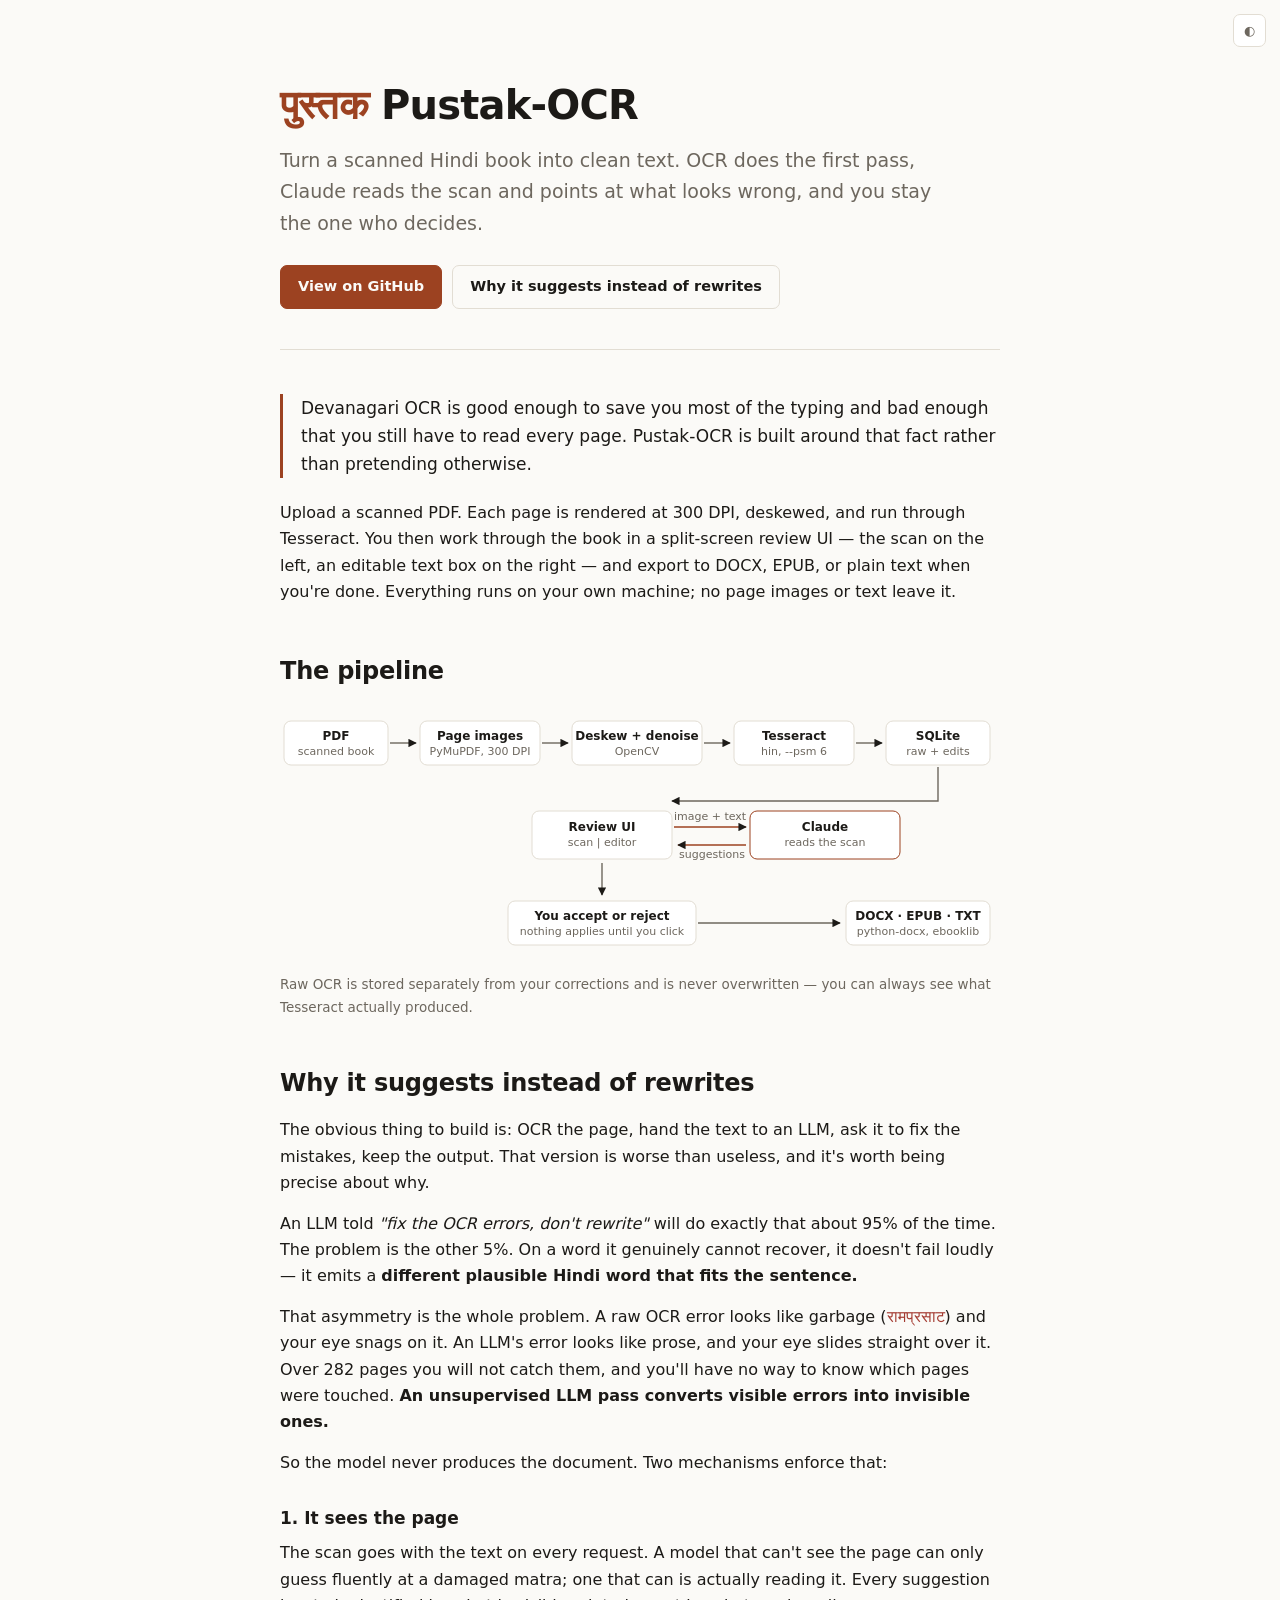
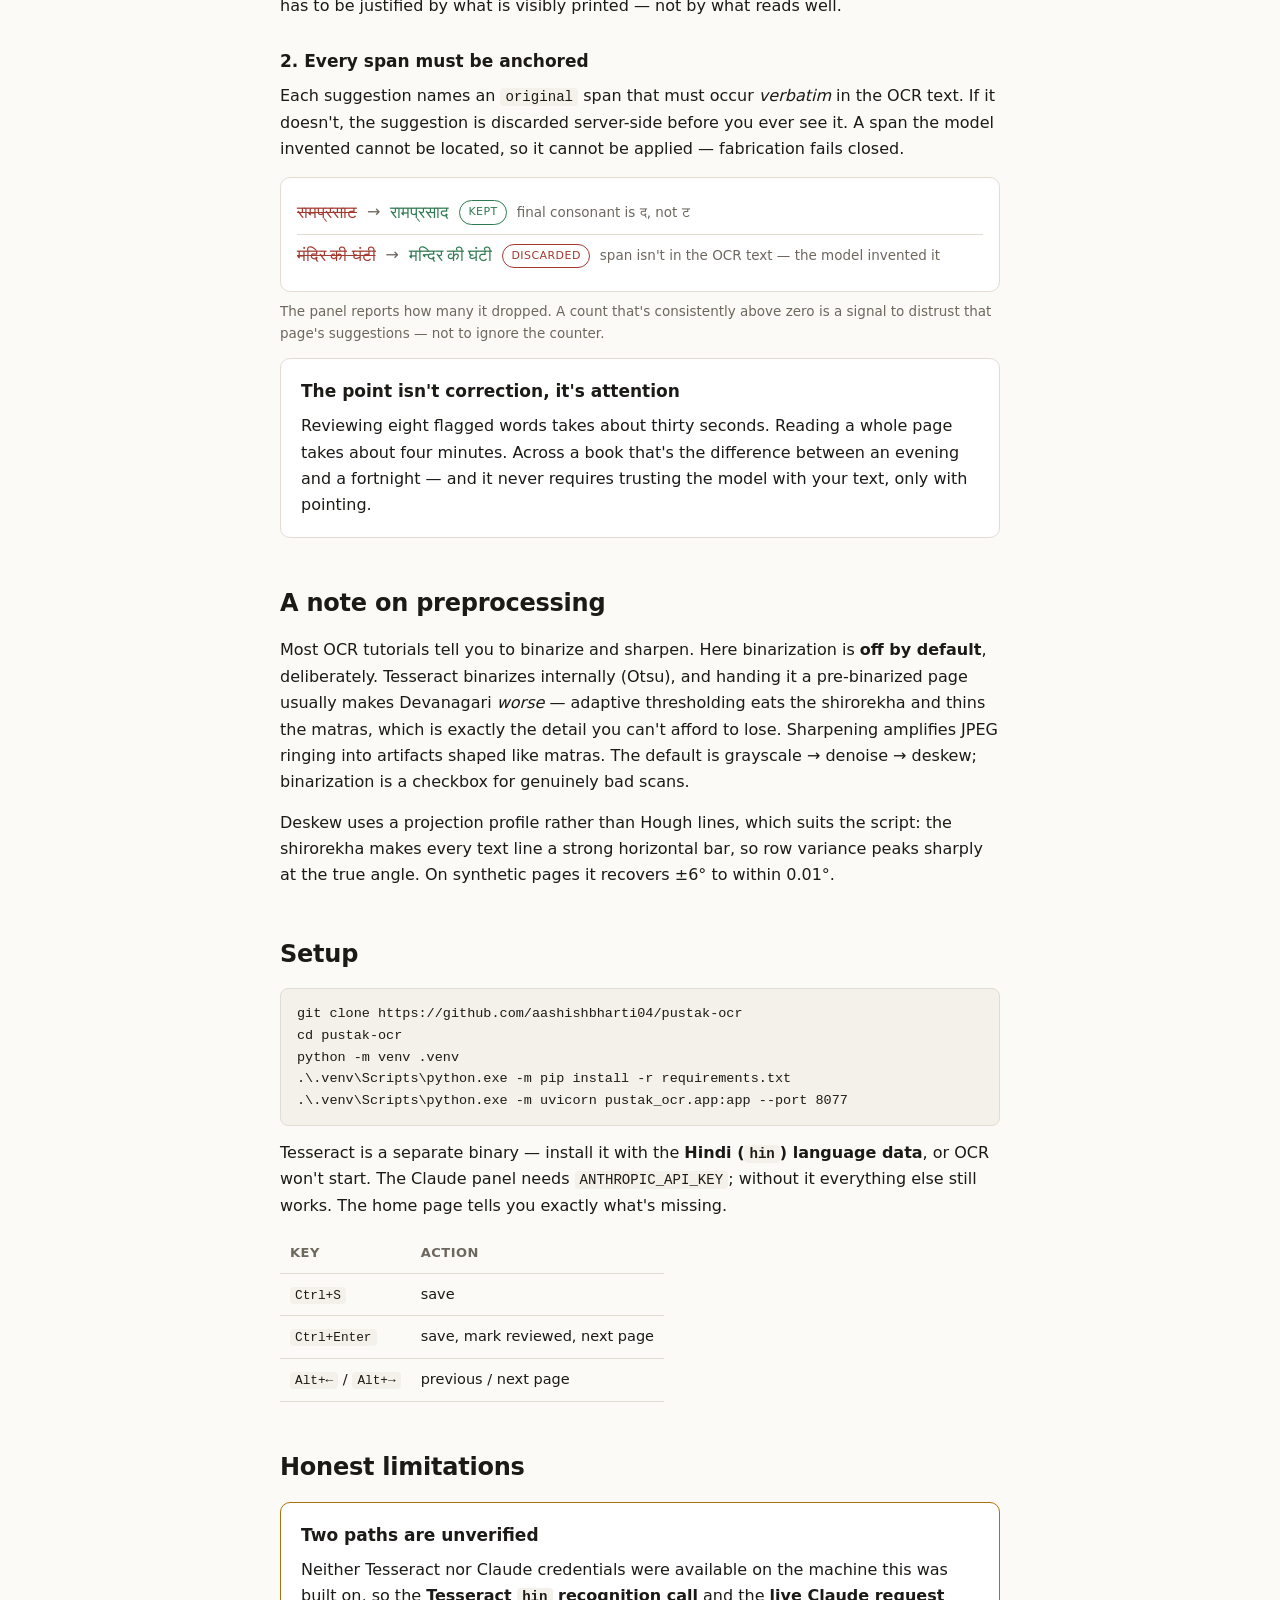
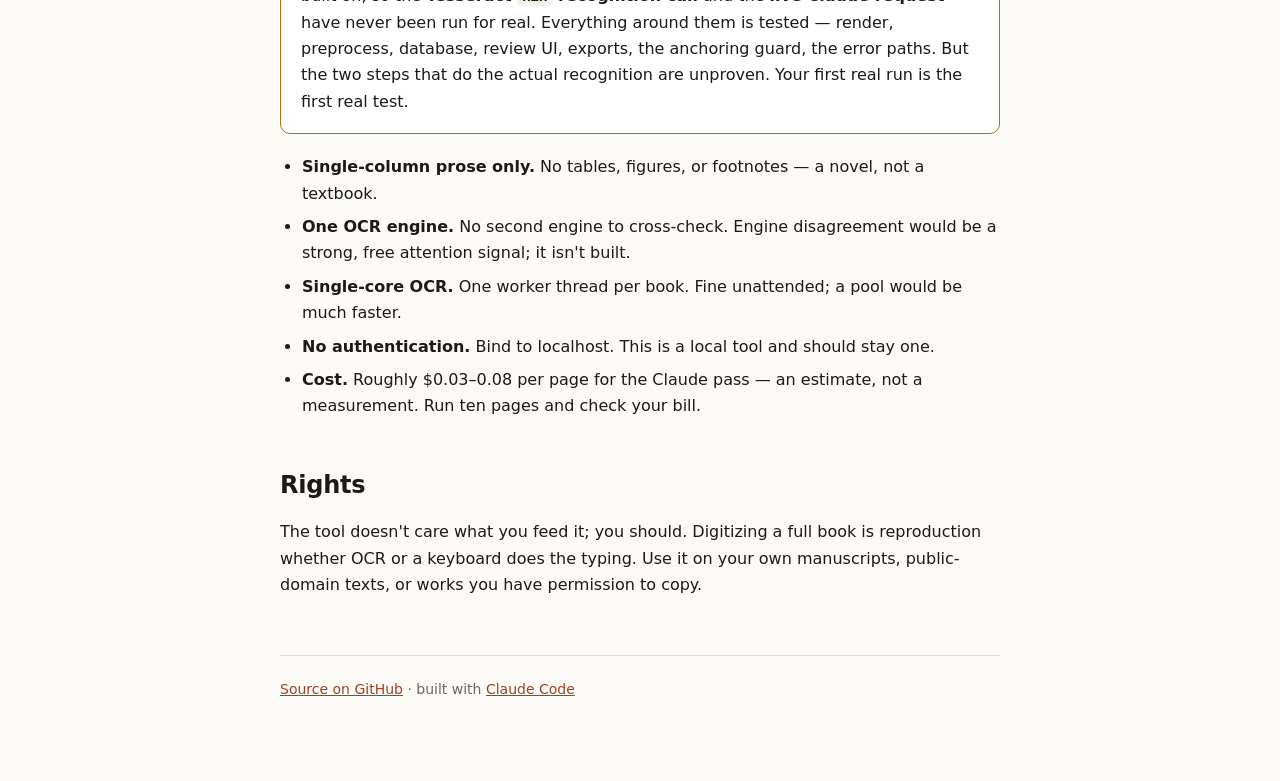
<file: docs/index.html>
<!doctype html>
<html lang="en">
<head>
<meta charset="utf-8">
<meta name="viewport" content="width=device-width, initial-scale=1">
<title>Pustak-OCR — Devanagari book OCR with human-gated AI suggestions</title>
<meta name="description" content="Local tool for turning scanned Hindi books into clean text. Correct OCR side-by-side with the page image; Claude reads the scan and suggests span-anchored fixes you accept or reject.">
<style>
  :root {
    --bg: #fbfaf7; --panel: #fff; --line: #e2ddd3; --text: #1c1a17;
    --muted: #6d675e; --accent: #9c4221; --ok: #2f7a52; --warn: #a8730f; --err: #a33a30;
    --code-bg: #f4f1ea;
  }
  @media (prefers-color-scheme: dark) {
    :root {
      --bg: #14161a; --panel: #1b1e24; --line: #2c313b; --text: #e6e8ec;
      --muted: #969ca8; --accent: #e0834f; --ok: #62b884; --warn: #e0a33a; --err: #e06c6c;
      --code-bg: #12141a;
    }
  }
  :root[data-theme="dark"] {
    --bg: #14161a; --panel: #1b1e24; --line: #2c313b; --text: #e6e8ec;
    --muted: #969ca8; --accent: #e0834f; --ok: #62b884; --warn: #e0a33a; --err: #e06c6c;
    --code-bg: #12141a;
  }
  :root[data-theme="light"] {
    --bg: #fbfaf7; --panel: #fff; --line: #e2ddd3; --text: #1c1a17;
    --muted: #6d675e; --accent: #9c4221; --ok: #2f7a52; --warn: #a8730f; --err: #a33a30;
    --code-bg: #f4f1ea;
  }

  * { box-sizing: border-box; }
  body {
    margin: 0; background: var(--bg); color: var(--text);
    font: 16px/1.65 -apple-system, "Segoe UI", system-ui, sans-serif;
    -webkit-font-smoothing: antialiased;
  }
  .wrap { max-width: 760px; margin: 0 auto; padding: 0 20px 80px; }
  a { color: var(--accent); }
  code, pre { font-family: ui-monospace, "Cascadia Code", Consolas, monospace; }
  code { background: var(--code-bg); padding: 1px 5px; border-radius: 4px; font-size: .88em; }
  pre {
    background: var(--code-bg); border: 1px solid var(--line); border-radius: 8px;
    padding: 14px 16px; overflow-x: auto; font-size: 13.5px; line-height: 1.6;
  }
  pre code { background: none; padding: 0; font-size: inherit; }
  .dev { font-family: "Nirmala UI", "Noto Sans Devanagari", serif; }

  header { padding: 72px 0 40px; border-bottom: 1px solid var(--line); margin-bottom: 44px; }
  h1 { font-size: 40px; margin: 0 0 6px; letter-spacing: -.02em; }
  h1 .dev { color: var(--accent); }
  .tagline { font-size: 19px; color: var(--muted); margin: 0 0 26px; max-width: 56ch; }
  .cta { display: flex; gap: 10px; flex-wrap: wrap; }
  .btn {
    display: inline-block; padding: 9px 17px; border-radius: 7px; text-decoration: none;
    font-weight: 600; font-size: 14.5px; background: var(--accent); color: var(--bg);
    border: 1px solid var(--accent);
  }
  .btn.ghost { background: transparent; color: var(--text); border-color: var(--line); }

  h2 { font-size: 24px; margin: 46px 0 14px; letter-spacing: -.01em; }
  h3 { font-size: 17px; margin: 28px 0 8px; }
  p { margin: 0 0 14px; }
  ul { padding-left: 22px; margin: 0 0 14px; }
  li { margin-bottom: 7px; }
  .muted { color: var(--muted); }

  .lede {
    font-size: 17px; border-left: 3px solid var(--accent);
    padding-left: 18px; margin: 0 0 22px; color: var(--text);
  }

  figure { margin: 0 0 20px; }
  figure svg { display: block; width: 100%; height: auto; }
  figcaption { font-size: 13.5px; color: var(--muted); margin-top: 8px; }

  .callout {
    background: var(--panel); border: 1px solid var(--line);
    border-radius: 10px; padding: 18px 20px; margin: 0 0 20px;
  }
  .callout.warn { border-color: var(--warn); }
  .callout h3 { margin-top: 0; }

  table { width: 100%; border-collapse: collapse; margin: 0 0 18px; font-size: 14.5px; display: block; overflow-x: auto; }
  th, td { text-align: left; padding: 9px 10px; border-bottom: 1px solid var(--line); vertical-align: top; }
  th { color: var(--muted); font-weight: 600; font-size: 13px; text-transform: uppercase; letter-spacing: .04em; }

  .sugg-demo {
    background: var(--panel); border: 1px solid var(--line); border-radius: 10px;
    padding: 14px 16px; margin: 0 0 8px;
  }
  .sugg-row { display: flex; align-items: center; gap: 10px; flex-wrap: wrap; padding: 7px 0; }
  .sugg-row + .sugg-row { border-top: 1px solid var(--line); }
  .was { color: var(--err); text-decoration: line-through; font-size: 17px; }
  .now { color: var(--ok); font-size: 17px; }
  .arrow { color: var(--muted); }
  .pill {
    font-size: 11px; padding: 2px 8px; border-radius: 20px; border: 1px solid var(--line);
    color: var(--muted); text-transform: uppercase; letter-spacing: .04em;
  }
  .pill.high { border-color: var(--ok); color: var(--ok); }
  .pill.killed { border-color: var(--err); color: var(--err); }
  .reason { font-size: 13.5px; color: var(--muted); }

  footer {
    margin-top: 56px; padding-top: 22px; border-top: 1px solid var(--line);
    font-size: 14px; color: var(--muted);
  }
  .theme-toggle {
    position: fixed; top: 14px; right: 14px; background: var(--panel);
    border: 1px solid var(--line); color: var(--muted); border-radius: 7px;
    padding: 5px 10px; font: inherit; font-size: 13px; cursor: pointer;
  }
  @media (max-width: 600px) {
    h1 { font-size: 31px; } .tagline { font-size: 17px; } header { padding-top: 48px; }
  }
</style>
</head>
<body>
<button class="theme-toggle" id="theme">◐</button>

<div class="wrap">
<header>
  <h1><span class="dev">पुस्तक</span> Pustak-OCR</h1>
  <p class="tagline">
    Turn a scanned Hindi book into clean text. OCR does the first pass, Claude reads the
    scan and points at what looks wrong, and you stay the one who decides.
  </p>
  <div class="cta">
    <a class="btn" href="https://github.com/aashishbharti04/pustak-ocr">View on GitHub</a>
    <a class="btn ghost" href="#design">Why it suggests instead of rewrites</a>
  </div>
</header>

<p class="lede">
  Devanagari OCR is good enough to save you most of the typing and bad enough that you
  still have to read every page. Pustak-OCR is built around that fact rather than
  pretending otherwise.
</p>

<p>
  Upload a scanned PDF. Each page is rendered at 300 DPI, deskewed, and run through
  Tesseract. You then work through the book in a split-screen review UI — the scan on the
  left, an editable text box on the right — and export to DOCX, EPUB, or plain text when
  you're done. Everything runs on your own machine; no page images or text leave it.
</p>

<h2>The pipeline</h2>

<figure>
<svg viewBox="0 0 720 260" xmlns="http://www.w3.org/2000/svg" role="img"
     aria-label="Pipeline: PDF renders to page images, which are deskewed and denoised, then OCR'd by Tesseract into SQLite. The review UI reads from SQLite and sends the page image plus OCR text to Claude, which returns span suggestions the human accepts or rejects. Export produces DOCX, EPUB, or TXT.">
  <defs>
    <marker id="a" viewBox="0 0 10 10" refX="9" refY="5" markerWidth="6" markerHeight="6" orient="auto">
      <path d="M0 0 L10 5 L0 10 z" fill="currentColor"/>
    </marker>
    <style>
      .bx { fill: var(--panel); stroke: var(--line); }
      .ln { stroke: var(--muted); stroke-width: 1.4; fill: none; marker-end: url(#a); color: var(--muted); }
      .tx { fill: var(--text); font: 600 12px system-ui, sans-serif; }
      .sb { fill: var(--muted); font: 11px system-ui, sans-serif; }
      .ac { stroke: var(--accent); color: var(--accent); }
      .acbx { fill: var(--panel); stroke: var(--accent); }
    </style>
  </defs>

  <rect class="bx" x="4"   y="16" width="104" height="44" rx="7"/>
  <text class="tx" x="56"  y="35" text-anchor="middle">PDF</text>
  <text class="sb" x="56"  y="50" text-anchor="middle">scanned book</text>

  <rect class="bx" x="140" y="16" width="120" height="44" rx="7"/>
  <text class="tx" x="200" y="35" text-anchor="middle">Page images</text>
  <text class="sb" x="200" y="50" text-anchor="middle">PyMuPDF, 300 DPI</text>

  <rect class="bx" x="292" y="16" width="130" height="44" rx="7"/>
  <text class="tx" x="357" y="35" text-anchor="middle">Deskew + denoise</text>
  <text class="sb" x="357" y="50" text-anchor="middle">OpenCV</text>

  <rect class="bx" x="454" y="16" width="120" height="44" rx="7"/>
  <text class="tx" x="514" y="35" text-anchor="middle">Tesseract</text>
  <text class="sb" x="514" y="50" text-anchor="middle">hin, --psm 6</text>

  <rect class="bx" x="606" y="16" width="104" height="44" rx="7"/>
  <text class="tx" x="658" y="35" text-anchor="middle">SQLite</text>
  <text class="sb" x="658" y="50" text-anchor="middle">raw + edits</text>

  <line class="ln" x1="110" y1="38" x2="136" y2="38"/>
  <line class="ln" x1="262" y1="38" x2="288" y2="38"/>
  <line class="ln" x1="424" y1="38" x2="450" y2="38"/>
  <line class="ln" x1="576" y1="38" x2="602" y2="38"/>

  <path class="ln" d="M658 62 L658 96 L392 96"/>

  <rect class="bx" x="252" y="106" width="140" height="48" rx="7"/>
  <text class="tx" x="322" y="126" text-anchor="middle">Review UI</text>
  <text class="sb" x="322" y="141" text-anchor="middle">scan | editor</text>

  <rect class="acbx" x="470" y="106" width="150" height="48" rx="7"/>
  <text class="tx" x="545" y="126" text-anchor="middle">Claude</text>
  <text class="sb" x="545" y="141" text-anchor="middle">reads the scan</text>

  <path class="ln ac" d="M394 122 L466 122"/>
  <text class="sb" x="430" y="115" text-anchor="middle" fill="currentColor">image + text</text>
  <path class="ln ac" d="M466 140 L398 140"/>
  <text class="sb" x="432" y="153" text-anchor="middle">suggestions</text>

  <path class="ln" d="M322 158 L322 190"/>
  <rect class="bx" x="228" y="196" width="188" height="44" rx="7"/>
  <text class="tx" x="322" y="215" text-anchor="middle">You accept or reject</text>
  <text class="sb" x="322" y="230" text-anchor="middle">nothing applies until you click</text>

  <path class="ln" d="M418 218 L560 218"/>
  <rect class="bx" x="566" y="196" width="144" height="44" rx="7"/>
  <text class="tx" x="638" y="215" text-anchor="middle">DOCX · EPUB · TXT</text>
  <text class="sb" x="638" y="230" text-anchor="middle">python-docx, ebooklib</text>
</svg>
<figcaption>
  Raw OCR is stored separately from your corrections and is never overwritten — you can
  always see what Tesseract actually produced.
</figcaption>
</figure>

<h2 id="design">Why it suggests instead of rewrites</h2>

<p>
  The obvious thing to build is: OCR the page, hand the text to an LLM, ask it to fix the
  mistakes, keep the output. That version is worse than useless, and it's worth being
  precise about why.
</p>

<p>
  An LLM told <em>"fix the OCR errors, don't rewrite"</em> will do exactly that about 95%
  of the time. The problem is the other 5%. On a word it genuinely cannot recover, it
  doesn't fail loudly — it emits a <strong>different plausible Hindi word that fits the
  sentence.</strong>
</p>

<p>
  That asymmetry is the whole problem. A raw OCR error looks like garbage
  (<span class="dev" style="color:var(--err)">रामप्रसाट</span>) and your eye snags on it. An
  LLM's error looks like prose, and your eye slides straight over it. Over 282 pages you
  will not catch them, and you'll have no way to know which pages were touched.
  <strong>An unsupervised LLM pass converts visible errors into invisible ones.</strong>
</p>

<p>So the model never produces the document. Two mechanisms enforce that:</p>

<h3>1. It sees the page</h3>
<p>
  The scan goes with the text on every request. A model that can't see the page can only
  guess fluently at a damaged matra; one that can is actually reading it. Every suggestion
  has to be justified by what is visibly printed — not by what reads well.
</p>

<h3>2. Every span must be anchored</h3>
<p>
  Each suggestion names an <code>original</code> span that must occur <em>verbatim</em> in
  the OCR text. If it doesn't, the suggestion is discarded server-side before you ever see
  it. A span the model invented cannot be located, so it cannot be applied — fabrication
  fails closed.
</p>

<div class="sugg-demo">
  <div class="sugg-row">
    <span class="was dev">रामप्रसाट</span><span class="arrow">→</span><span class="now dev">रामप्रसाद</span>
    <span class="pill high">kept</span>
    <span class="reason">final consonant is <span class="dev">द</span>, not <span class="dev">ट</span></span>
  </div>
  <div class="sugg-row">
    <span class="was dev">मंदिर की घंटी</span><span class="arrow">→</span><span class="now dev">मन्दिर की घंटी</span>
    <span class="pill killed">discarded</span>
    <span class="reason">span isn't in the OCR text — the model invented it</span>
  </div>
</div>
<p class="muted" style="font-size:13.5px">
  The panel reports how many it dropped. A count that's consistently above zero is a
  signal to distrust that page's suggestions — not to ignore the counter.
</p>

<div class="callout">
  <h3>The point isn't correction, it's attention</h3>
  <p style="margin:0">
    Reviewing eight flagged words takes about thirty seconds. Reading a whole page takes
    about four minutes. Across a book that's the difference between an evening and a
    fortnight — and it never requires trusting the model with your text, only with
    pointing.
  </p>
</div>

<h2>A note on preprocessing</h2>
<p>
  Most OCR tutorials tell you to binarize and sharpen. Here binarization is
  <strong>off by default</strong>, deliberately. Tesseract binarizes internally (Otsu), and
  handing it a pre-binarized page usually makes Devanagari <em>worse</em> — adaptive
  thresholding eats the shirorekha and thins the matras, which is exactly the detail you
  can't afford to lose. Sharpening amplifies JPEG ringing into artifacts shaped like
  matras. The default is grayscale → denoise → deskew; binarization is a checkbox for
  genuinely bad scans.
</p>
<p>
  Deskew uses a projection profile rather than Hough lines, which suits the script: the
  shirorekha makes every text line a strong horizontal bar, so row variance peaks sharply
  at the true angle. On synthetic pages it recovers ±6° to within 0.01°.
</p>

<h2>Setup</h2>
<pre><code>git clone https://github.com/aashishbharti04/pustak-ocr
cd pustak-ocr
python -m venv .venv
.\.venv\Scripts\python.exe -m pip install -r requirements.txt
.\.venv\Scripts\python.exe -m uvicorn pustak_ocr.app:app --port 8077</code></pre>

<p>
  Tesseract is a separate binary — install it with the <strong>Hindi (<code>hin</code>)
  language data</strong>, or OCR won't start. The Claude panel needs
  <code>ANTHROPIC_API_KEY</code>; without it everything else still works. The home page
  tells you exactly what's missing.
</p>

<table>
  <thead><tr><th>Key</th><th>Action</th></tr></thead>
  <tbody>
    <tr><td><code>Ctrl+S</code></td><td>save</td></tr>
    <tr><td><code>Ctrl+Enter</code></td><td>save, mark reviewed, next page</td></tr>
    <tr><td><code>Alt+←</code> / <code>Alt+→</code></td><td>previous / next page</td></tr>
  </tbody>
</table>

<h2>Honest limitations</h2>

<div class="callout warn">
  <h3>Two paths are unverified</h3>
  <p style="margin:0">
    Neither Tesseract nor Claude credentials were available on the machine this was built
    on, so the <strong>Tesseract <code>hin</code> recognition call</strong> and the
    <strong>live Claude request</strong> have never been run for real. Everything around
    them is tested — render, preprocess, database, review UI, exports, the anchoring
    guard, the error paths. But the two steps that do the actual recognition are unproven.
    Your first real run is the first real test.
  </p>
</div>

<ul>
  <li><strong>Single-column prose only.</strong> No tables, figures, or footnotes — a novel, not a textbook.</li>
  <li><strong>One OCR engine.</strong> No second engine to cross-check. Engine disagreement would be a strong, free attention signal; it isn't built.</li>
  <li><strong>Single-core OCR.</strong> One worker thread per book. Fine unattended; a pool would be much faster.</li>
  <li><strong>No authentication.</strong> Bind to localhost. This is a local tool and should stay one.</li>
  <li><strong>Cost.</strong> Roughly $0.03–0.08 per page for the Claude pass — an estimate, not a measurement. Run ten pages and check your bill.</li>
</ul>

<h2>Rights</h2>
<p>
  The tool doesn't care what you feed it; you should. Digitizing a full book is
  reproduction whether OCR or a keyboard does the typing. Use it on your own manuscripts,
  public-domain texts, or works you have permission to copy.
</p>

<footer>
  <p style="margin:0">
    <a href="https://github.com/aashishbharti04/pustak-ocr">Source on GitHub</a> ·
    built with <a href="https://claude.com/claude-code">Claude Code</a>
  </p>
</footer>
</div>

<script>
  const root = document.documentElement;
  const btn = document.getElementById('theme');
  btn.addEventListener('click', () => {
    const dark = matchMedia('(prefers-color-scheme: dark)').matches;
    const now = root.dataset.theme || (dark ? 'dark' : 'light');
    root.dataset.theme = now === 'dark' ? 'light' : 'dark';
  });
</script>
</body>
</html>
</file>
